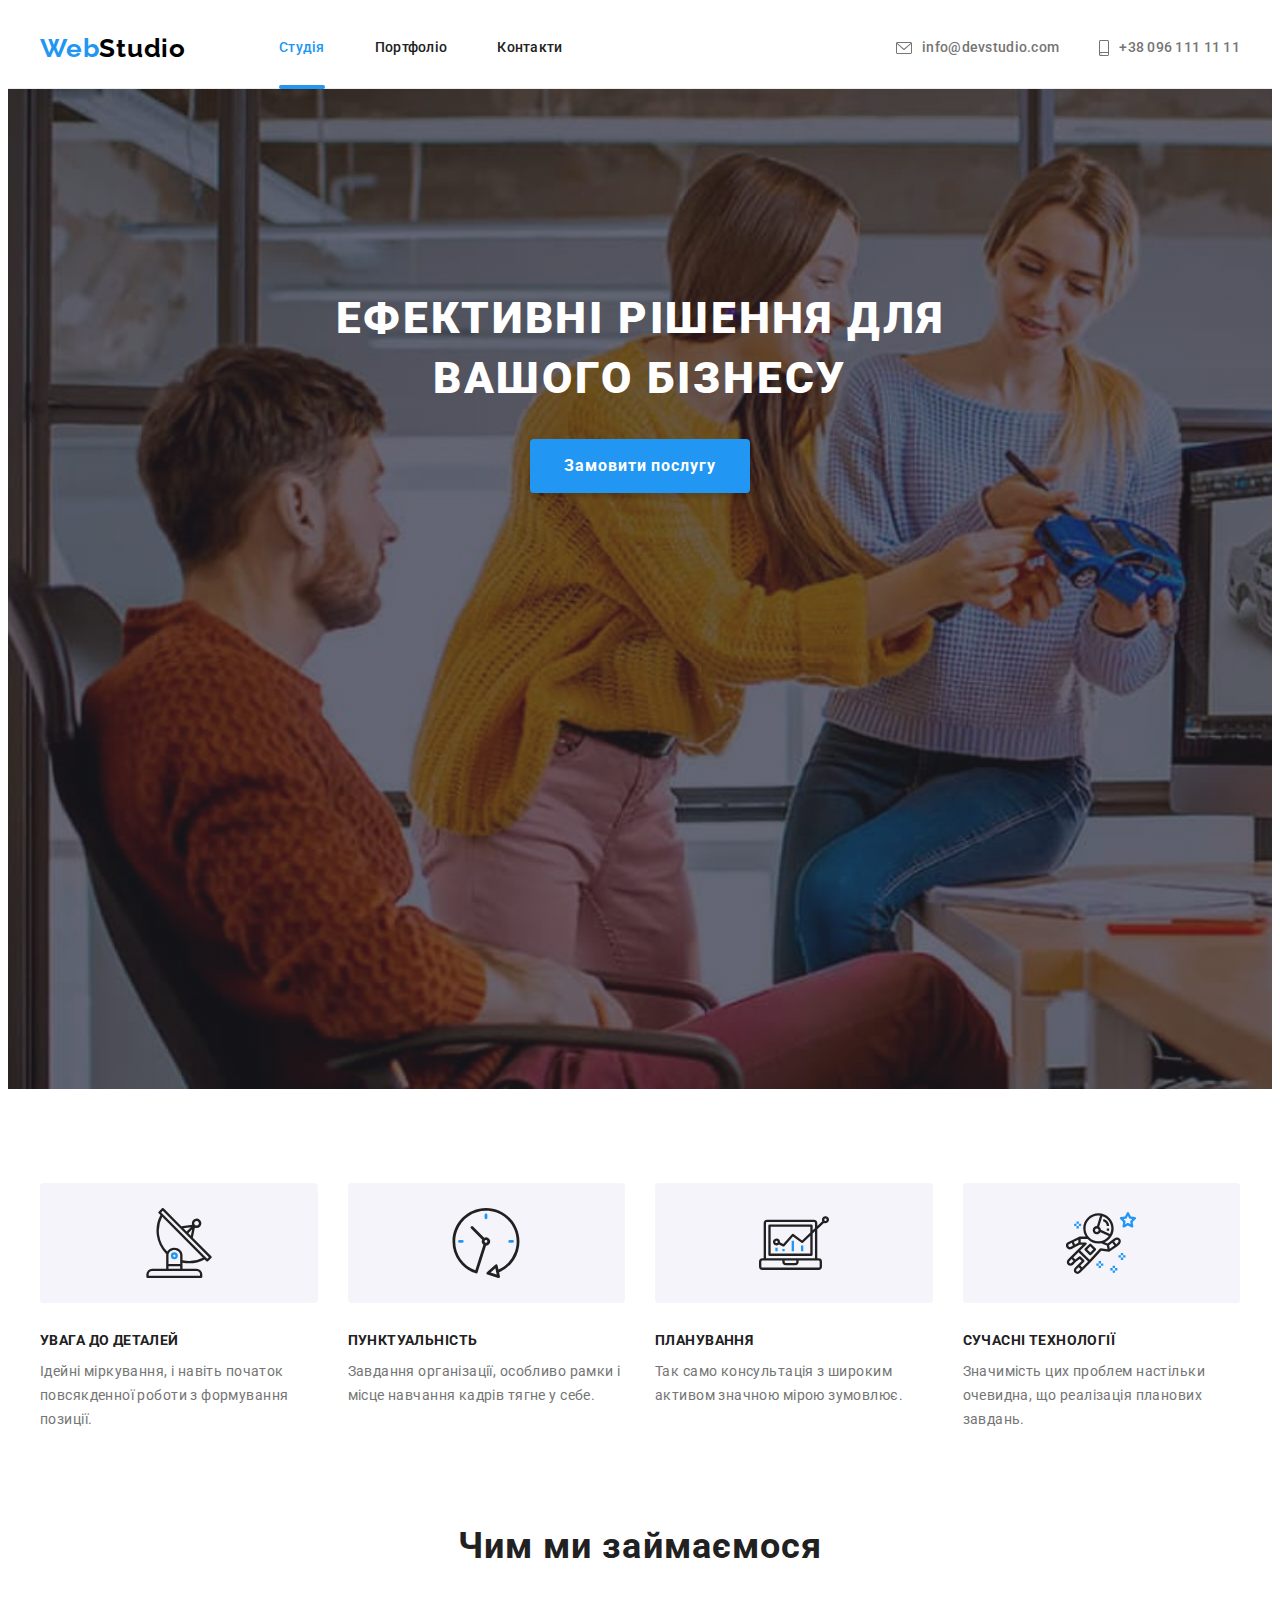
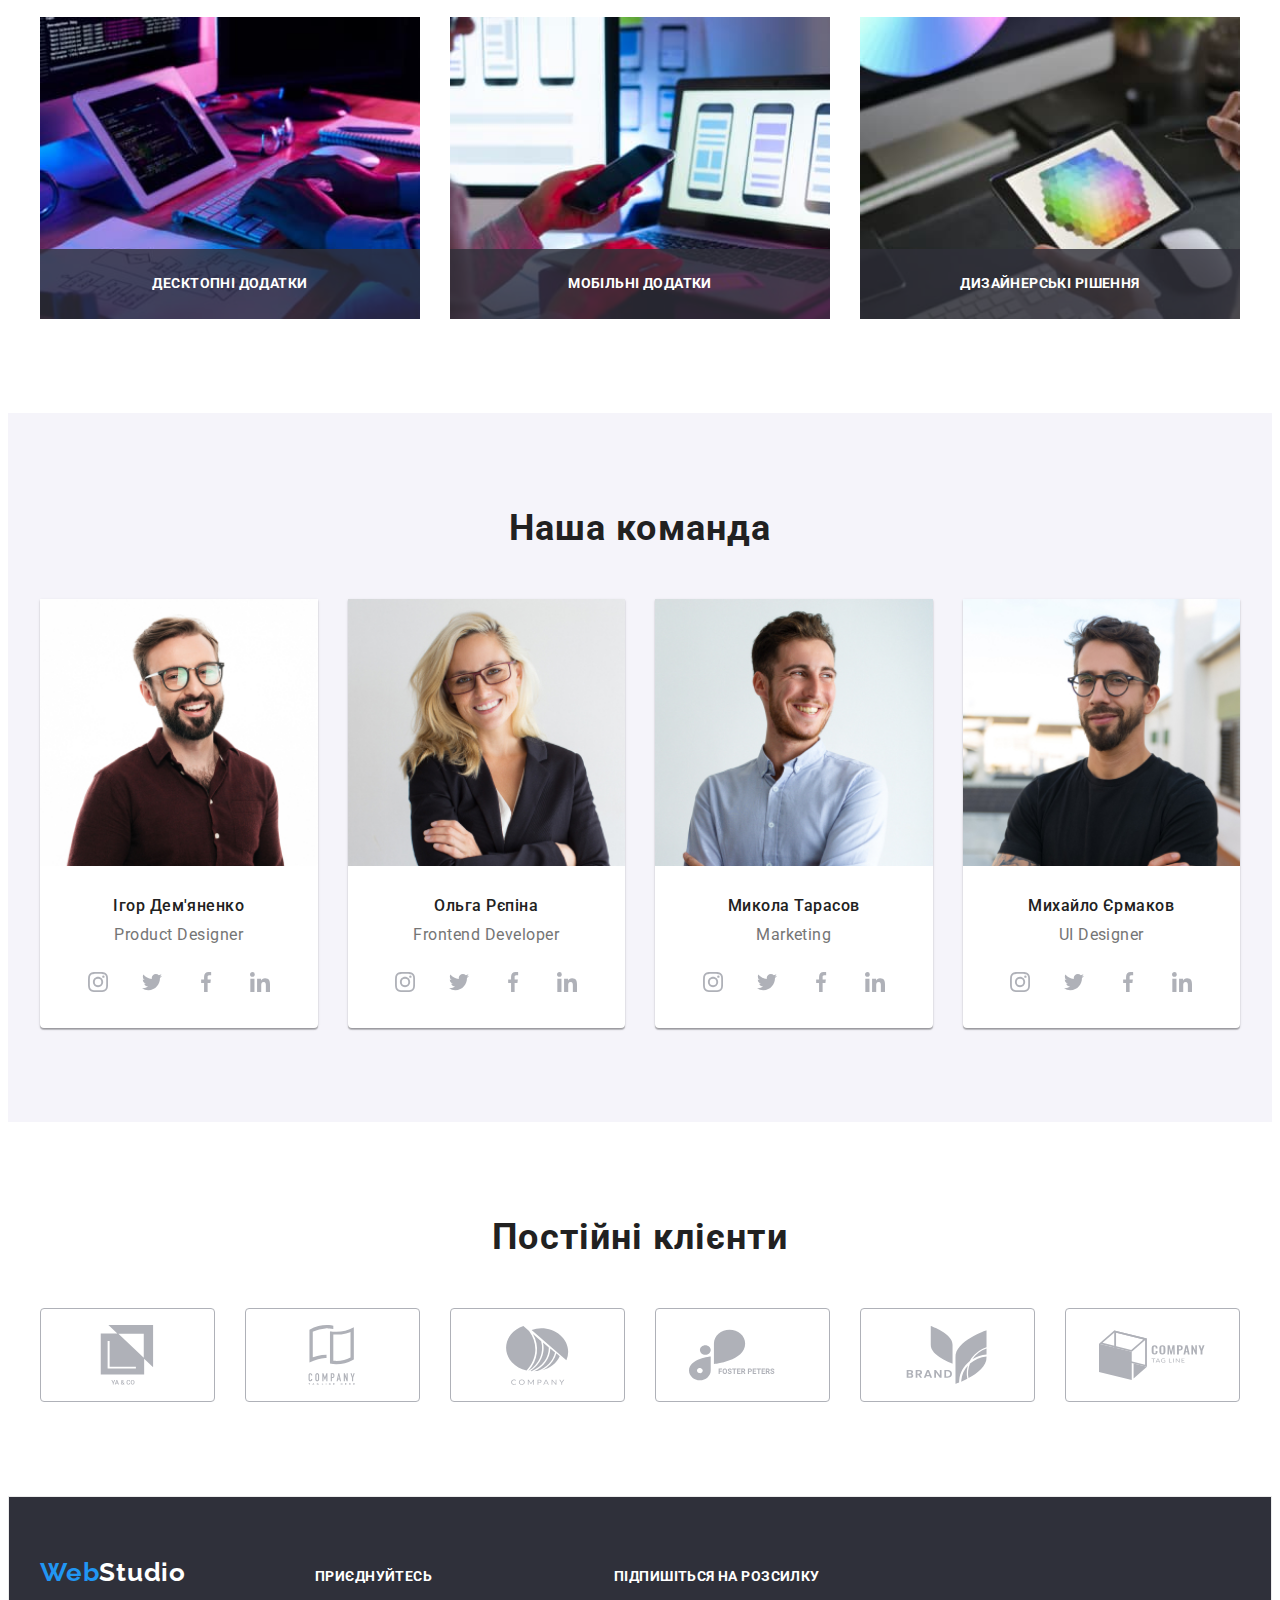
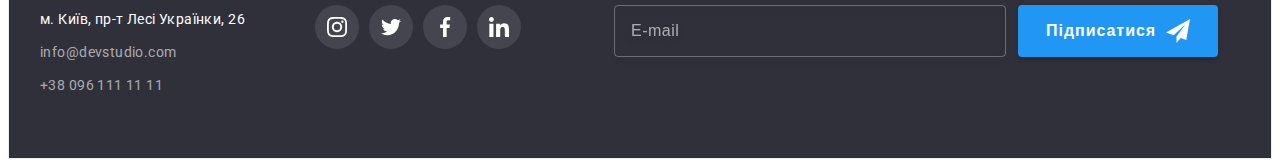
<file: index.html>
<!DOCTYPE html>
<html lang="uk">
  <head>
    <meta charset="UTF-8" />
    <meta http-equiv="X-UA-Compatible" content="IE=edge" />
    <meta name="viewport" content="width=device-width, initial-scale=1.0" />
    <title>Студія</title>
    <link rel="preconnect" href="https://fonts.googleapis.com" />
    <link rel="preconnect" href="https://fonts.gstatic.com" crossorigin />
    <link
      href="https://fonts.googleapis.com/css2?family=Raleway:wght@700&family=Roboto:wght@400;500;700;900&display=swap"
      rel="stylesheet"
    />
    <link
      rel="stylesheet"
      href="https://cdnjs.cloudflare.com/ajax/libs/modern-normalize/1.1.0/modern-normalize.min.css"
      integrity="sha512-wpPYUAdjBVSE4KJnH1VR1HeZfpl1ub8YT/NKx4PuQ5NmX2tKuGu6U/JRp5y+Y8XG2tV+wKQpNHVUX03MfMFn9Q=="
      crossorigin="anonymous"
      referrerpolicy="no-referrer"
    />
    <link rel="stylesheet" href="./css/main.min.css" />
  </head>

  <body>
    <!-- Хедер -->
    <header class="page-header">
      <div class="container">
        <nav class="navigation">
          <a href="./index.html" class="logo page-header__logo page-header__logo--right" lang="en"
            ><span class="logo-part">Web</span>Studio</a
          >
          <ul class="navigation-list">
            <li class="navigation-list__item">
              <a href="./index.html" class="navigation-list__link current">Студія</a>
            </li>
            <li class="navigation-list__item">
              <a href="./portfolio.html" class="navigation-list__link">Портфоліо</a>
            </li>
            <li class="navigation-list__item">
              <a href="" class="navigation-list__link">Контакти</a>
            </li>
          </ul>
        </nav>
        <ul class="contacts-list">
          <li class="contacts-list__item">
            <a href="mailto:info@devstudio.com" class="contacts-list__link"
              ><svg class="contacts-list__envelope">
                <use href="./img/icons.svg#envelope"></use>
              </svg>
              info@devstudio.com</a
            >
          </li>
          <li class="contacts-list__item">
            <a href="tel:+380961111111" class="contacts-list__link">
              <svg class="contacts-list__smartphone">
                <use href="./img/icons.svg#smartphone"></use>
              </svg>
              +38 096 111 11 11</a
            >
          </li>
        </ul>
        <button
          class="button-mobile js-open-menu"
          aria-expanded="false"
          aria-controls="mobile-menu"
        >
          <svg width="40" height="40" aria-label="Перемикач мобільного меню">
            <use href="./img/icons.svg#menu-open" class="button-mobile__open"></use>
          </svg>
        </button>
      </div>
    </header>
    <main>
      <!-- Герой -->
      <section class="section-main section">
        <div class="container">
          <h1 class="section-main__title">Ефективні рішення для вашого бізнесу</h1>
          <button data-modal-open type="button" class="section-main__button">
            Замовити послугу
          </button>
        </div>
      </section>

      <!-- Наші переваги -->
      <section class="section-advantage section">
        <div class="container">
          <h2 class="visually-hidden">Наші переваги</h2>
          <ul class="section-advantage__list">
            <li class="section-advantage__item">
              <div class="section-advantage__icon-container">
                <svg class="section-advantage__icon">
                  <use href="./img/icons.svg#antenna"></use>
                </svg>
              </div>
              <h3 class="section-advantage__title">Увага до деталей</h3>
              <p class="section-advantage__description">
                Ідейні міркування, і навіть початок повсякденної роботи з формування позиції.
              </p>
            </li>
            <li class="section-advantage__item">
              <div class="section-advantage__icon-container">
                <svg class="section-advantage__icon">
                  <use href="./img/icons.svg#clock"></use>
                </svg>
              </div>
              <h3 class="section-advantage__title">Пунктуальність</h3>
              <p class="section-advantage__description">
                Завдання організації, особливо рамки і місце навчання кадрів тягне у себе.
              </p>
            </li>
            <li class="section-advantage__item">
              <div class="section-advantage__icon-container">
                <svg class="section-advantage__icon">
                  <use href="./img/icons.svg#diagram"></use>
                </svg>
              </div>
              <h3 class="section-advantage__title">Планування</h3>
              <p class="section-advantage__description">
                Так само консультація з широким активом значною мірою зумовлює.
              </p>
            </li>
            <li class="section-advantage__item">
              <div class="section-advantage__icon-container">
                <svg class="section-advantage__icon">
                  <use href="./img/icons.svg#astronaut"></use>
                </svg>
              </div>
              <h3 class="section-advantage__title">Сучасні технології</h3>
              <p class="section-advantage__description">
                Значимість цих проблем настільки очевидна, що реалізація планових завдань.
              </p>
            </li>
          </ul>
        </div>
      </section>

      <!-- Чим ми займаємося -->
      <section class="section-samples section">
        <div class="container">
          <h2 class="section-samples__title">Чим ми займаємося</h2>
          <ul class="section-samples__list">
            <li class="section-samples__item">
              <img
                srcset="./img/what-we-do1.jpg 1x, ./img/what-we-do1@2x.jpg 2x"
                src="./img/what-we-do1.jpg"
                alt="Програмування"
                width="370"
                height="294"
              />
              <h3 class="section-samples__description">Десктопні додатки</h3>
            </li>
            <li class="section-samples__item">
              <img
                srcset="./img/what-we-do2.jpg 1x, ./img/what-we-do2@2x.jpg 2x"
                src="./img/what-we-do2.jpg"
                alt="Мобільний додаток"
                width="370"
                height="294"
              />
              <h3 class="section-samples__description">Мобільні додатки</h3>
            </li>
            <li class="section-samples__item">
              <img
                srcset="./img/what-we-do3.jpg 1x, ./img/what-we-do3@2x.jpg 2x"
                src="./img/what-we-do3.jpg"
                alt="Веб Дизайн"
                width="370"
                height="294"
              />
              <h3 class="section-samples__description">Дизайнерські рішення</h3>
            </li>
          </ul>
        </div>
      </section>

      <!-- Наша команда -->
      <section class="section-team section">
        <div class="container">
          <h2 class="section-team__title">Наша команда</h2>
          <ul class="section-team__list">
            <li class="section-team__item">
              <picture>
                <source
                  srcset="./img/mobile-igor.jpg 1x, ./img/mobile-igor@2x.jpg 2x"
                  media="(max-width: 767px)"
                />
                <source
                  srcset="./img/igor.jpg 1x, ./img/igor@2x.jpg 2x"
                  media="(min-width: 1200px)"
                />
                <source
                  srcset="./img/tablet-igor.jpg 1x, ./img/tablet-igor@2x.jpg 2x"
                  media="(min-width: 768px)"
                />
                <img src="./img/igor.jpg" alt="Чоловік" />
              </picture>
              <div class="section-team__item--padding">
                <h3 class="section-team__member">Ігор Дем'яненко</h3>
                <p lang="en" class="section-team__position">Product Designer</p>
              </div>
              <ul class="social-list">
                <li>
                  <a href="" class="social-list__link">
                    <svg class="social-list__icon" width="20" height="20">
                      <use href="./img/icons.svg#instagram"></use>
                    </svg>
                  </a>
                </li>
                <li>
                  <a href="" class="social-list__link">
                    <svg class="social-list__icon" width="20" height="20">
                      <use href="./img/icons.svg#twitter"></use>
                    </svg>
                  </a>
                </li>
                <li>
                  <a href="" class="social-list__link">
                    <svg class="social-list__icon" width="20" height="20">
                      <use href="./img/icons.svg#facebook"></use>
                    </svg>
                  </a>
                </li>
                <li>
                  <a href="" class="social-list__link">
                    <svg class="social-list__icon" width="20" height="20">
                      <use href="./img/icons.svg#linkedin"></use>
                    </svg>
                  </a>
                </li>
              </ul>
            </li>
            <li class="section-team__item">
              <picture>
                <source
                  srcset="./img/mobile-olga.jpg 1x, ./img/mobile-olga@2x.jpg 2x"
                  media="(max-width: 767px)"
                />
                <source
                  srcset="./img/olga.jpg 1x, ./img/olga@2x.jpg 2x"
                  media="(min-width: 1200px)"
                />
                <source
                  srcset="./img/tablet-olga.jpg 1x, ./img/tablet-olga@2x.jpg 2x"
                  media="(min-width: 768px)"
                />
                <img src="./img/olga.jpg" alt="Жінка" />
              </picture>
              <div class="section-team__item--padding">
                <h3 class="section-team__member">Ольга Рєпіна</h3>
                <p lang="en" class="section-team__position">Frontend Developer</p>
              </div>
              <ul class="social-list">
                <li>
                  <a href="" class="social-list__link">
                    <svg class="social-list__icon" width="20" height="20">
                      <use href="./img/icons.svg#instagram"></use>
                    </svg>
                  </a>
                </li>
                <li>
                  <a href="" class="social-list__link">
                    <svg class="social-list__icon" width="20" height="20">
                      <use href="./img/icons.svg#twitter"></use>
                    </svg>
                  </a>
                </li>
                <li>
                  <a href="" class="social-list__link">
                    <svg class="social-list__icon" width="20" height="20">
                      <use href="./img/icons.svg#facebook"></use>
                    </svg>
                  </a>
                </li>
                <li>
                  <a href="" class="social-list__link">
                    <svg class="social-list__icon" width="20" height="20">
                      <use href="./img/icons.svg#linkedin"></use>
                    </svg>
                  </a>
                </li>
              </ul>
            </li>
            <li class="section-team__item">
              <picture>
                <source
                  srcset="./img/mobile-mykola.jpg 1x, ./img/mobile-mykola@2x.jpg 2x"
                  media="(max-width: 767px)"
                />
                <source
                  srcset="./img/mykola.jpg 1x, ./img/mykola@2x.jpg 2x"
                  media="(min-width: 1200px)"
                />
                <source
                  srcset="./img/tablet-mykola.jpg 1x, ./img/tablet-mykola@2x.jpg 2x"
                  media="(min-width: 768px)"
                />
                <img src="./img/mykola.jpg" alt="Чоловік" />
              </picture>
              <div class="section-team__item--padding">
                <h3 class="section-team__member">Микола Тарасов</h3>
                <p lang="en" class="section-team__position">Marketing</p>
              </div>
              <ul class="social-list">
                <li>
                  <a href="" class="social-list__link">
                    <svg class="social-list__icon" width="20" height="20">
                      <use href="./img/icons.svg#instagram"></use>
                    </svg>
                  </a>
                </li>
                <li>
                  <a href="" class="social-list__link">
                    <svg class="social-list__icon" width="20" height="20">
                      <use href="./img/icons.svg#twitter"></use>
                    </svg>
                  </a>
                </li>
                <li>
                  <a href="" class="social-list__link">
                    <svg class="social-list__icon" width="20" height="20">
                      <use href="./img/icons.svg#facebook"></use>
                    </svg>
                  </a>
                </li>
                <li>
                  <a href="" class="social-list__link">
                    <svg class="social-list__icon" width="20" height="20">
                      <use href="./img/icons.svg#linkedin"></use>
                    </svg>
                  </a>
                </li>
              </ul>
            </li>
            <li class="section-team__item">
              <picture>
                <source
                  srcset="./img/mobile-mikhaylo.jpg 1x, ./img/mobile-mikhaylo@2x.jpg 2x"
                  media="(max-width: 767px)"
                />
                <source
                  srcset="./img/mikhaylo.jpg 1x, ./img/mikhaylo@2x.jpg 2x"
                  media="(min-width: 1200px)"
                />
                <source
                  srcset="./img/tablet-mikhaylo.jpg 1x, ./img/tablet-mikhaylo@2x.jpg 2x"
                  media="(min-width: 768px)"
                />
                <img src="./img/mikhaylo.jpg" alt="Чоловік" />
              </picture>
              <div class="section-team__item--padding">
                <h3 class="section-team__member">Михайло Єрмаков</h3>
                <p lang="en" class="section-team__position">UI Designer</p>
              </div>
              <ul class="social-list">
                <li>
                  <a href="" class="social-list__link">
                    <svg class="social-list__icon" width="20" height="20">
                      <use href="./img/icons.svg#instagram"></use>
                    </svg>
                  </a>
                </li>
                <li>
                  <a href="" class="social-list__link">
                    <svg class="social-list__icon" width="20" height="20">
                      <use href="./img/icons.svg#twitter"></use>
                    </svg>
                  </a>
                </li>
                <li>
                  <a href="" class="social-list__link">
                    <svg class="social-list__icon" width="20" height="20">
                      <use href="./img/icons.svg#facebook"></use>
                    </svg>
                  </a>
                </li>
                <li>
                  <a href="" class="social-list__link">
                    <svg class="social-list__icon" width="20" height="20">
                      <use href="./img/icons.svg#linkedin"></use>
                    </svg>
                  </a>
                </li>
              </ul>
            </li>
          </ul>
        </div>
      </section>

      <!-- Постійні клієнти -->
      <section class="section-client section">
        <div class="container">
          <h2 class="section-client__title">Постійні клієнти</h2>
          <ul class="section-client__list">
            <li class="section-client__item">
              <a href="" class="section-client__link">
                <svg class="section-client__icon" width="106" height="60">
                  <use href="./img/icons.svg#client-1"></use>
                </svg>
              </a>
            </li>
            <li class="section-client__item">
              <a href="" class="section-client__link">
                <svg class="section-client__icon" width="106" height="60">
                  <use href="./img/icons.svg#client-2"></use>
                </svg>
              </a>
            </li>
            <li class="section-client__item">
              <a href="" class="section-client__link">
                <svg class="section-client__icon" width="106" height="60">
                  <use href="./img/icons.svg#client-3"></use>
                </svg>
              </a>
            </li>
            <li class="section-client__item">
              <a href="" class="section-client__link">
                <svg class="section-client__icon" width="106" height="60">
                  <use href="./img/icons.svg#client-4"></use>
                </svg>
              </a>
            </li>
            <li class="section-client__item">
              <a href="" class="section-client__link">
                <svg class="section-client__icon" width="106" height="60">
                  <use href="./img/icons.svg#client-5"></use>
                </svg>
              </a>
            </li>
            <li class="section-client__item">
              <a href="" class="section-client__link">
                <svg class="section-client__icon" width="106" height="60">
                  <use href="./img/icons.svg#client-6"></use>
                </svg>
              </a>
            </li>
          </ul>
        </div>
      </section>
    </main>

    <!-- Футер -->
    <footer class="page-footer">
      <div class="container">
        <div class="page-footer--flex">
          <div class="footer-tablet__flex">
            <div>
              <a
                href="./index.html"
                class="logo page-footer__logo page-footer__logo--bottom"
                lang="en"
                ><span class="logo-part">Web</span>Studio</a
              >
              <address>
                <ul class="page-footer__list">
                  <li class="page-footer__item page-footer__item--margin">
                    <a
                      href="https://goo.gl/maps/CPtrU1FHBa2aNyZL9"
                      target="_blank"
                      rel="noopener noreferrer nofollow"
                      class="page-footer__address"
                      >м. Київ, пр-т Лесі Українки, 26</a
                    >
                  </li>
                  <li class="page-footer__item page-footer__item--margin">
                    <a href="mailto:info@devstudio.com" class="page-footer__contacts"
                      >info@devstudio.com</a
                    >
                  </li>
                  <li class="page-footer__item page-footer__item--margin">
                    <a href="tel:+380961111111" class="page-footer__contacts">+38 096 111 11 11</a>
                  </li>
                </ul>
              </address>
            </div>
            <div class="join join--margin">
              <h2 class="join__title join__title--bottom">приєднуйтесь</h2>
              <ul class="join__list">
                <li class="join__item">
                  <a href="" class="join__link">
                    <svg width="20" height="20" class="join__icon">
                      <use href="./img/icons.svg#instagram"></use>
                    </svg>
                  </a>
                </li>
                <li class="join__item">
                  <a href="" class="join__link">
                    <svg width="20" height="20" class="join__icon">
                      <use href="./img/icons.svg#twitter"></use>
                    </svg>
                  </a>
                </li>
                <li class="join__item">
                  <a href="" class="join__link">
                    <svg width="20" height="20" class="join__icon">
                      <use href="./img/icons.svg#facebook"></use>
                    </svg>
                  </a>
                </li>
                <li class="join__item">
                  <a href="" class="join__link">
                    <svg width="20" height="20" class="join__icon">
                      <use href="./img/icons.svg#linkedin"></use>
                    </svg>
                  </a>
                </li>
              </ul>
            </div>
          </div>
          <div class="subscribe">
            <h2 class="subscribe__title subscribe__title--bottom">Підпишіться на розсилку</h2>
            <form class="subscribe__form">
              <input
                type="email"
                name="subscribe"
                id="subscribe"
                placeholder="E-mail"
                class="subscribe__input subscribe__input--right"
              />
              <button type="submit" class="subscribe-button">
                Підписатися
                <svg width="24" height="24" class="subscribe-button__icon--margin">
                  <use href="./img/icons.svg#icon-send"></use>
                </svg>
              </button>
            </form>
          </div>
        </div>
      </div>
    </footer>

    <!-- Мобільне меню -->
    <div class="menu-container js-menu-container" id="mobile-menu">
      <div class="container">
        <button class="button-mobile js-close-menu">
          <svg width="40" height="40" aria-label="Перемикач мобільного меню">
            <use href="./img/icons.svg#menu-close" class="c"></use>
          </svg>
        </button>
        <ul class="mobile-navigation">
          <li class="mobile-navigation__item">
            <a href="./index.html" class="mobile-navigation__link mobile-navigation__link--active"
              >Студія</a
            >
          </li>
          <li class="mobile-navigation__item">
            <a href="./portfolio.html" class="mobile-navigation__link">Портфоліо</a>
          </li>
          <li class="mobile-navigation__item">
            <a href="" class="mobile-navigation__link">Контакти</a>
          </li>
        </ul>

        <ul class="mobile-contact">
          <li class="mobile-contact__item">
            <a href="tel:+380961111111" class="mobile-contact__link-phone"> +38 096 111 11 11</a>
          </li>
          <li class="mobile-contact__item">
            <a href="mailto:info@devstudio.com" class="mobile-contact__link-mail">
              info@devstudio.com</a
            >
          </li>
        </ul>

        <ul class="mobile-social">
          <li class="mobile-social__item">
            <a href="./#" class="mobile-social__link">Instagram</a>
          </li>
          <li class="mobile-social__item">
            <a href="./#" class="mobile-social__link">Twitter</a>
          </li>
          <li class="mobile-social__item">
            <a href="./#" class="mobile-social__link">Facebook</a>
          </li>
          <li class="mobile-social__item">
            <a href="./#" class="mobile-social__link">LinkedIn</a>
          </li>
        </ul>
      </div>
    </div>

    <!--Модальне вікно  -->
    <div class="backdrop is-hidden" data-modal>
      <div class="modal">
        <h2 class="modal__title">Залиште свої дані, ми вам передзвонимо</h2>
        <form>
          <div class="form-field">
            <label for="name" class="form-field__label">Ім'я</label>
            <div class="form-field__thumb">
              <input type="text" name="name" id="name" class="form-field__input" />
              <svg width="18" height="18" class="form-field__icon">
                <use href="./img/icons.svg#person-modal"></use>
              </svg>
            </div>
          </div>

          <div class="form-field">
            <label for="tel" class="form-field__label">Телефон</label>
            <div class="form-field__thumb">
              <input type="tel" name="tel" id="tel" class="form-field__input" />
              <svg width="18" height="18" class="form-field__icon">
                <use href="./img/icons.svg#phone-modal"></use>
              </svg>
            </div>
          </div>

          <div class="form-field">
            <label for="mail" class="form-field__label">Пошта</label>
            <div class="form-field__thumb">
              <input type="email" name="mail" id="mail" class="form-field__input" />
              <svg width="18" height="18" class="form-field__icon">
                <use href="./img/icons.svg#email-modal"></use>
              </svg>
            </div>
          </div>

          <div class="form-field">
            <label for="comment" class="form-field__label">Коментар</label>
            <textarea
              name="comment"
              id="comment"
              rows="7"
              placeholder="Введіть текст"
              class="form-field__textarea"
            ></textarea>
          </div>

          <div class="policy">
            <label class="policy__label">
              <input type="checkbox" name="policy" class="policy__checkbox visually-hidden" />
              <span
                >Погоджуюся з розсилкою та приймаю
                <a href="" class="policy__link">Умови договору</a></span
              >
              <svg width="16" height="15" class="policy__icon">
                <use href="./img/icons.svg#icon-check"></use></svg
            ></label>
          </div>

          <div class="form-field__container">
            <button type="submit" class="form-field__button">Відправити</button>
          </div>
        </form>
        <button data-modal-close class="modal__button">
          <svg width="30" height="30">
            <use href="./img/icons.svg#close"></use>
          </svg>
        </button>
      </div>
    </div>

    <!-- Java Script -->
    <script defer src="js/mobile-menu.js"></script>
    <script src="./js/modal.js"></script>
  </body>
</html>
</file>
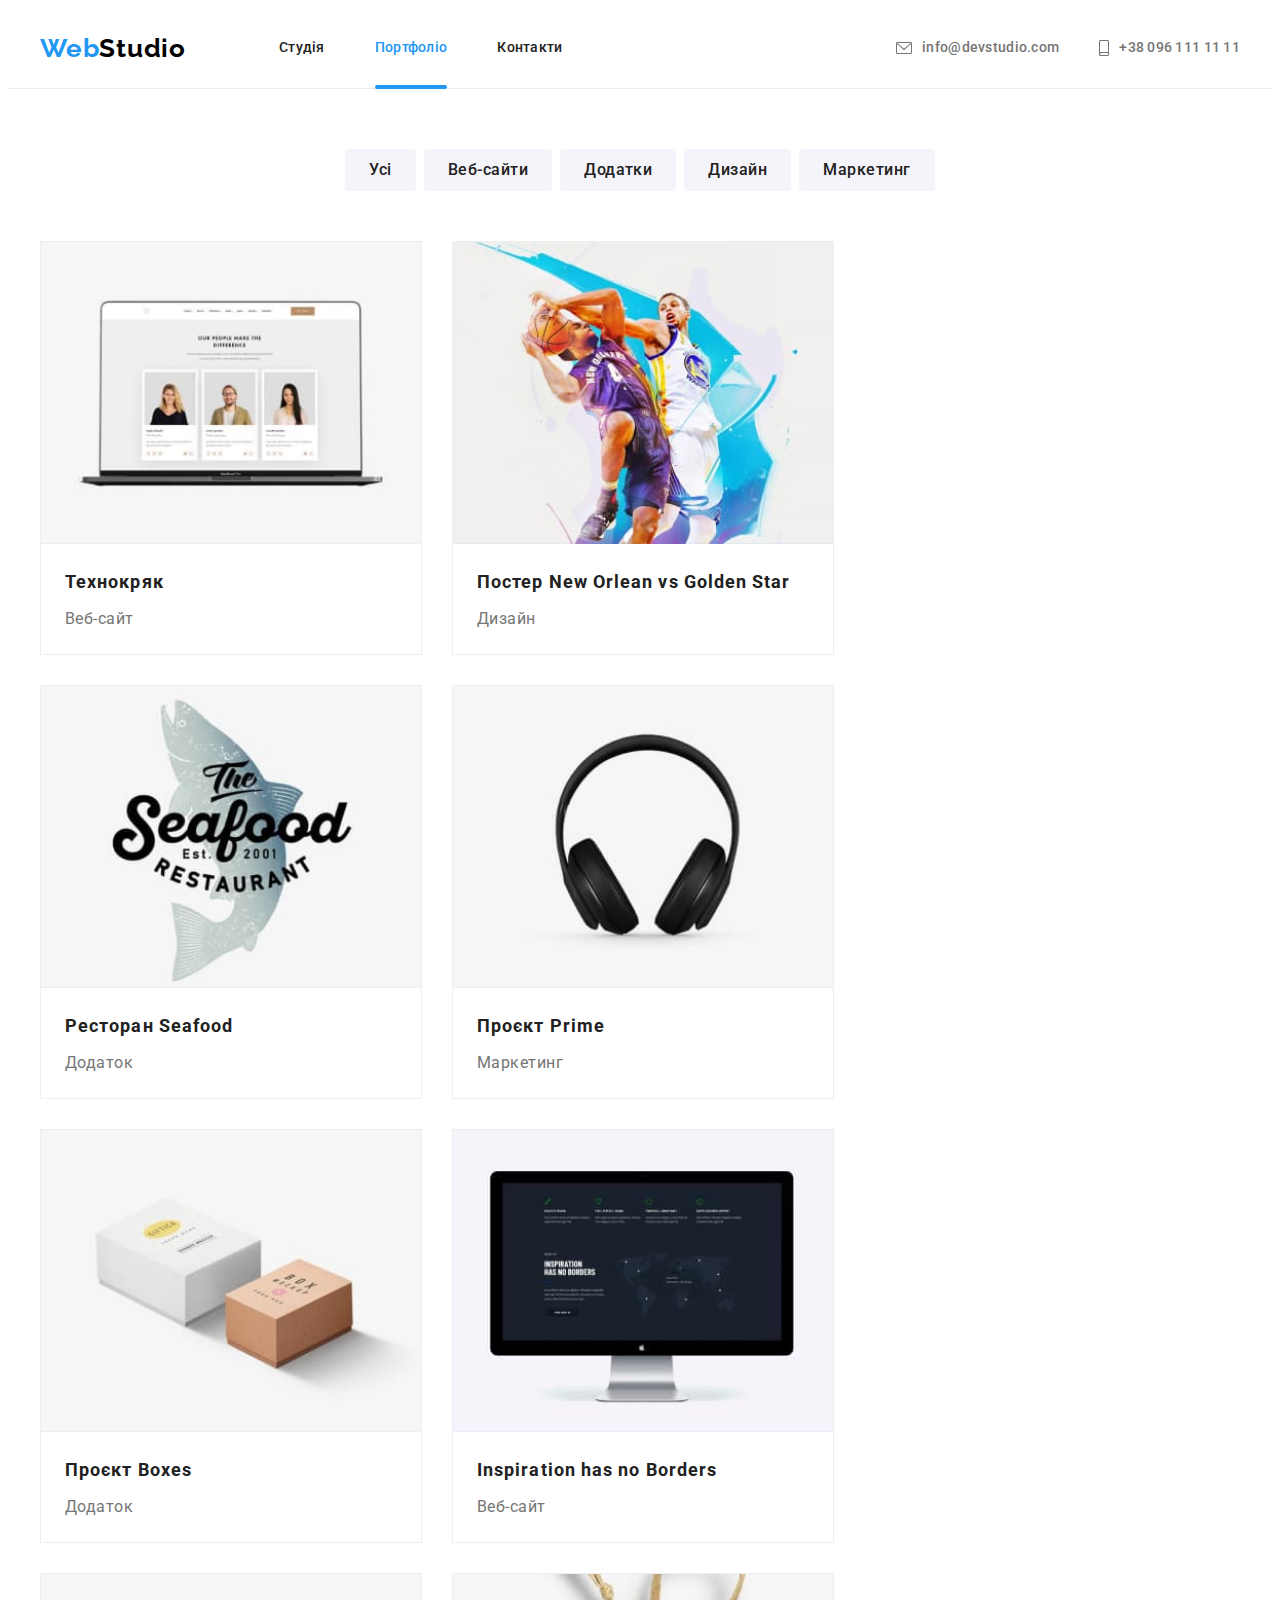
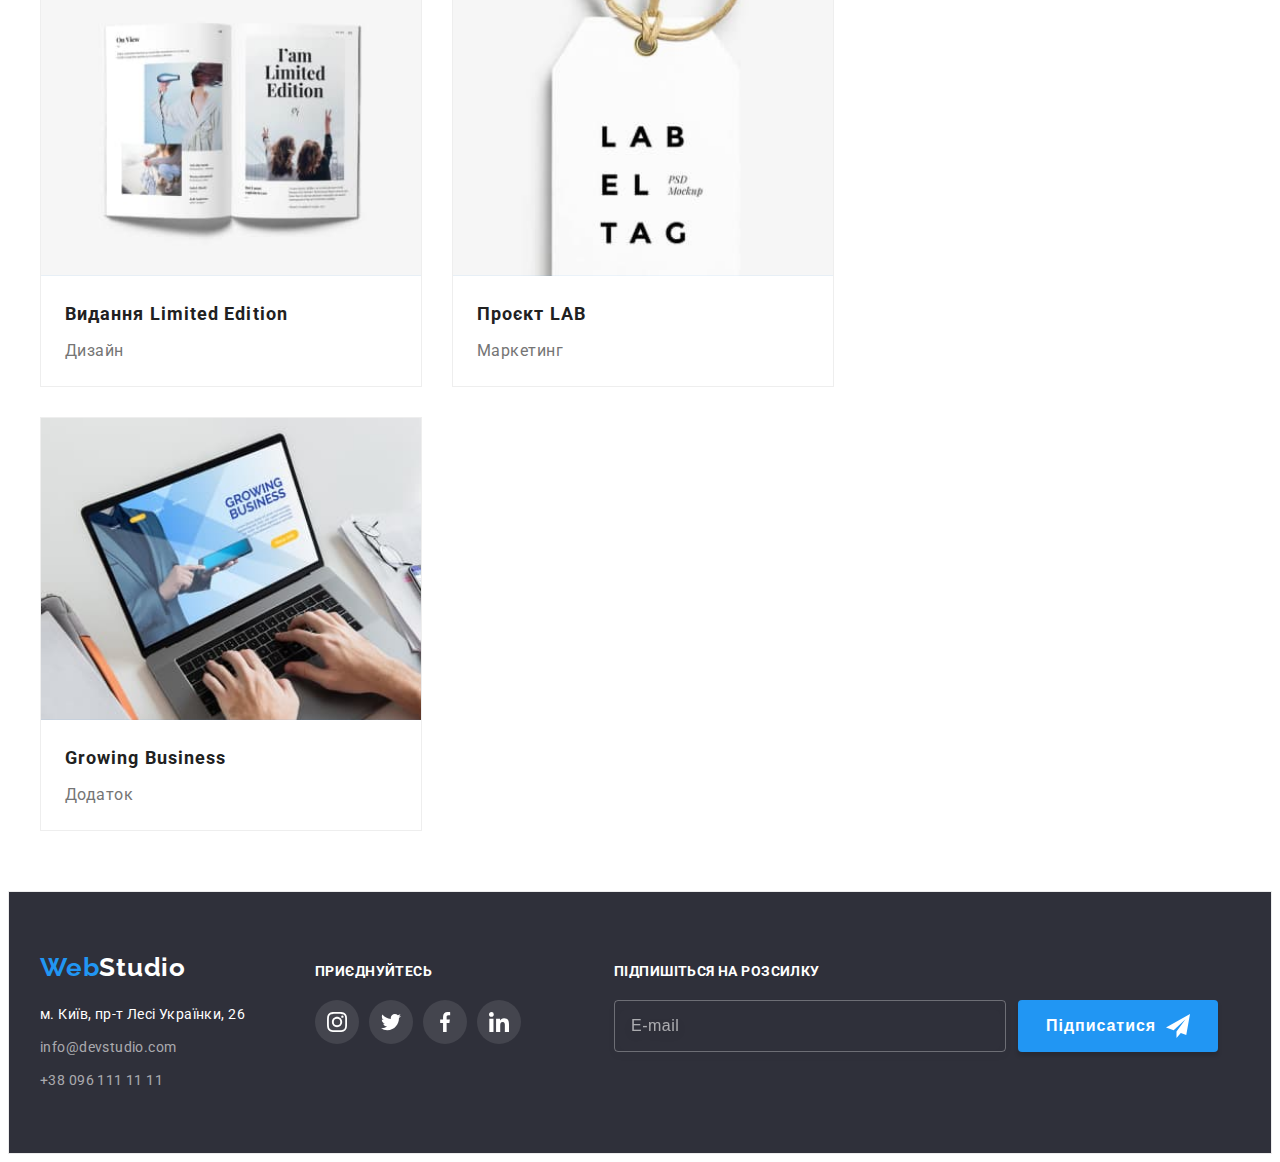
<file: portfolio.html>
<!DOCTYPE html>
<html lang="uk">
  <head>
    <meta charset="UTF-8" />
    <meta http-equiv="X-UA-Compatible" content="IE=edge" />
    <meta name="viewport" content="width=device-width, initial-scale=1.0" />
    <title>Студія</title>
    <link rel="preconnect" href="https://fonts.googleapis.com" />
    <link rel="preconnect" href="https://fonts.gstatic.com" crossorigin />
    <link
      href="https://fonts.googleapis.com/css2?family=Raleway:wght@700&family=Roboto:wght@400;500;700;900&display=swap"
      rel="stylesheet"
    />
    <link
      rel="stylesheet"
      href="https://cdnjs.cloudflare.com/ajax/libs/modern-normalize/1.1.0/modern-normalize.min.css"
      integrity="sha512-wpPYUAdjBVSE4KJnH1VR1HeZfpl1ub8YT/NKx4PuQ5NmX2tKuGu6U/JRp5y+Y8XG2tV+wKQpNHVUX03MfMFn9Q=="
      crossorigin="anonymous"
      referrerpolicy="no-referrer"
    />
    <link rel="stylesheet" href="./css/main.min.css" />
  </head>
  <body>
    <!-- Хедер -->
    <header class="page-header">
      <div class="container">
        <nav class="navigation">
          <a href="./index.html" class="logo page-header__logo page-header__logo--right" lang="en"
            ><span class="logo-part">Web</span>Studio</a
          >
          <ul class="navigation-list">
            <li class="navigation-list__item">
              <a href="./index.html" class="navigation-list__link">Студія</a>
            </li>
            <li class="navigation-list__item">
              <a href="./portfolio.html" class="navigation-list__link current">Портфоліо</a>
            </li>
            <li class="navigation-list__item">
              <a href="" class="navigation-list__link">Контакти</a>
            </li>
          </ul>
        </nav>
        <ul class="contacts-list">
          <li class="contacts-list__item">
            <a href="mailto:info@devstudio.com" class="contacts-list__link"
              ><svg class="contacts-list__envelope">
                <use href="./img/icons.svg#envelope"></use>
              </svg>
              info@devstudio.com</a
            >
          </li>
          <li class="contacts-list__item">
            <a href="tel:+380961111111" class="contacts-list__link">
              <svg class="contacts-list__smartphone">
                <use href="./img/icons.svg#smartphone"></use>
              </svg>
              +38 096 111 11 11</a
            >
          </li>
        </ul>
      </div>
    </header>
    <main>
      <!-- Фільтр -->
      <section class="section-filter section">
        <div class="container">
          <h1 class="visually-hidden">Перелік виконаних робіт</h1>
          <ul class="section-filter__list">
            <li class="section-filter__item">
              <button type="button" class="section-filter__button">Усі</button>
            </li>
            <li class="section-filter__item">
              <button type="button" class="section-filter__button">Веб-сайти</button>
            </li>
            <li class="section-filter__item">
              <button type="button" class="section-filter__button">Додатки</button>
            </li>
            <li class="section-filter__item">
              <button type="button" class="section-filter__button">Дизайн</button>
            </li>
            <li class="section-filter__item">
              <button type="button" class="section-filter__button">Маркетинг</button>
            </li>
          </ul>

          <!-- Список робіт -->
          <ul class="project-list">
            <li class="project-list__item">
              <a href="" class="project-list__link">
                <div class="project-list__thumb">
                  <img src="./img/portfolio1.jpg" alt="Веб-сайт" width="370" height="294" />
                  <div class="overlay">
                    <p class="overlay__text">
                      Ресурс пропонує комплексні пропозиції з різним рівнем функціоналу та сервісів.
                      Все це дозволить відвідувачу отримати вичерпні відомості про компанію чи
                      приватну особу.
                    </p>
                  </div>
                </div>
                <div class="project-list--padding">
                  <h2 class="project-list__title">Технокряк</h2>
                  <p class="project-list__description">Веб-сайт</p>
                </div>
              </a>
            </li>
            <li class="project-list__item">
              <a href="" class="project-list__link">
                <div class="project-list__thumb">
                  <img src="./img/portfolio2.jpg" alt="Дизайн" width="370" height="294" />
                  <div class="overlay">
                    <p class="overlay__text">
                      Ресурс пропонує комплексні пропозиції з різним рівнем функціоналу та сервісів.
                      Все це дозволить відвідувачу отримати вичерпні відомості про компанію чи
                      приватну особу.
                    </p>
                  </div>
                </div>
                <div class="project-list--padding">
                  <h2 class="project-list__title">Постер New Orlean vs Golden Star</h2>
                  <p class="project-list__description">Дизайн</p>
                </div>
              </a>
            </li>
            <li class="project-list__item">
              <a href="" class="project-list__link">
                <div class="project-list__thumb">
                  <img src="./img/portfolio3.jpg" alt="Додаток" width="370" height="294" />
                  <div class="overlay">
                    <p class="overlay__text">
                      Ресурс пропонує комплексні пропозиції з різним рівнем функціоналу та сервісів.
                      Все це дозволить відвідувачу отримати вичерпні відомості про компанію чи
                      приватну особу.
                    </p>
                  </div>
                </div>
                <div class="project-list--padding">
                  <h2 class="project-list__title">Ресторан Seafood</h2>
                  <p class="project-list__description">Додаток</p>
                </div>
              </a>
            </li>
            <li class="project-list__item">
              <a href="" class="project-list__link">
                <div class="project-list__thumb">
                  <img src="./img/portfolio4.jpg" alt="Маркетинг" width="370" height="294" />
                  <div class="overlay">
                    <p class="overlay__text">
                      Ресурс пропонує комплексні пропозиції з різним рівнем функціоналу та сервісів.
                      Все це дозволить відвідувачу отримати вичерпні відомості про компанію чи
                      приватну особу.
                    </p>
                  </div>
                </div>
                <div class="project-list--padding">
                  <h2 class="project-list__title">Проєкт Prime</h2>
                  <p class="project-list__description">Маркетинг</p>
                </div>
              </a>
            </li>
            <li class="project-list__item">
              <a href="" class="project-list__link">
                <div class="project-list__thumb">
                  <img src="./img/portfolio5.jpg" alt="Додаток" width="370" height="294" />
                  <div class="overlay">
                    <p class="overlay__text">
                      Ресурс пропонує комплексні пропозиції з різним рівнем функціоналу та сервісів.
                      Все це дозволить відвідувачу отримати вичерпні відомості про компанію чи
                      приватну особу.
                    </p>
                  </div>
                </div>
                <div class="project-list--padding">
                  <h2 class="project-list__title">Проєкт Boxes</h2>
                  <p class="project-list__description">Додаток</p>
                </div>
              </a>
            </li>
            <li class="project-list__item">
              <a href="" class="project-list__link">
                <div class="project-list__thumb">
                  <img src="./img/portfolio6.jpg" alt="Веб-сайт" width="370" height="294" />
                  <div class="overlay">
                    <p class="overlay__text">
                      Ресурс пропонує комплексні пропозиції з різним рівнем функціоналу та сервісів.
                      Все це дозволить відвідувачу отримати вичерпні відомості про компанію чи
                      приватну особу.
                    </p>
                  </div>
                </div>
                <div class="project-list--padding">
                  <h2 class="project-list__title">Inspiration has no Borders</h2>
                  <p class="project-list__description">Веб-сайт</p>
                </div>
              </a>
            </li>
            <li class="project-list__item">
              <a href="" class="project-list__link">
                <div class="project-list__thumb">
                  <img src="./img/portfolio7.jpg" alt="Дизайн" width="370" height="294" />
                  <div class="overlay">
                    <p class="overlay__text">
                      Ресурс пропонує комплексні пропозиції з різним рівнем функціоналу та сервісів.
                      Все це дозволить відвідувачу отримати вичерпні відомості про компанію чи
                      приватну особу.
                    </p>
                  </div>
                </div>
                <div class="project-list--padding">
                  <h2 class="project-list__title">Видання Limited Edition</h2>
                  <p class="project-list__description">Дизайн</p>
                </div>
              </a>
            </li>
            <li class="project-list__item">
              <a href="" class="project-list__link">
                <div class="project-list__thumb">
                  <img src="./img/portfolio8.jpg" alt="Маркетинг" width="370" height="294" />
                  <div class="overlay">
                    <p class="overlay__text">
                      Ресурс пропонує комплексні пропозиції з різним рівнем функціоналу та сервісів.
                      Все це дозволить відвідувачу отримати вичерпні відомості про компанію чи
                      приватну особу.
                    </p>
                  </div>
                </div>
                <div class="project-list--padding">
                  <h2 class="project-list__title">Проєкт LAB</h2>
                  <p class="project-list__description">Маркетинг</p>
                </div>
              </a>
            </li>
            <li class="project-list__item">
              <a href="" class="project-list__link">
                <div class="project-list__thumb">
                  <img src="./img/portfolio9.jpg" alt="Додаток" width="370" height="294" />
                  <div class="overlay">
                    <p class="overlay__text">
                      Ресурс пропонує комплексні пропозиції з різним рівнем функціоналу та сервісів.
                      Все це дозволить відвідувачу отримати вичерпні відомості про компанію чи
                      приватну особу.
                    </p>
                  </div>
                </div>
                <div class="project-list--padding">
                  <h2 class="project-list__title">Growing Business</h2>
                  <p class="project-list__description">Додаток</p>
                </div>
              </a>
            </li>
          </ul>
        </div>
      </section>
    </main>

    <!-- Футер -->
    <footer class="page-footer">
      <div class="container">
        <div class="page-footer--flex">
          <div>
            <a
              href="./index.html"
              class="logo page-footer__logo page-footer__logo--bottom"
              lang="en"
              ><span class="logo-part">Web</span>Studio</a
            >
            <address>
              <ul class="page-footer__list">
                <li class="page-footer__item--margin">
                  <a
                    href="https://goo.gl/maps/CPtrU1FHBa2aNyZL9"
                    target="_blank"
                    rel="noopener noreferrer nofollow"
                    class="page-footer__address"
                    >м. Київ, пр-т Лесі Українки, 26</a
                  >
                </li>
                <li class="page-footer__item--margin">
                  <a href="mailto:info@devstudio.com" class="page-footer__contacts"
                    >info@devstudio.com</a
                  >
                </li>
                <li class="page-footer__item--margin">
                  <a href="tel:+380961111111" class="page-footer__contacts">+38 096 111 11 11</a>
                </li>
              </ul>
            </address>
          </div>
          <div class="join join--margin">
            <h2 class="join__title join__title--bottom">приєднуйтесь</h2>
            <ul class="join__list">
              <li class="join__item">
                <a href="" class="join__link">
                  <svg width="20" height="20" class="join__icon">
                    <use href="./img/icons.svg#instagram"></use>
                  </svg>
                </a>
              </li>
              <li class="join__item">
                <a href="" class="join__link">
                  <svg width="20" height="20" class="join__icon">
                    <use href="./img/icons.svg#twitter"></use>
                  </svg>
                </a>
              </li>
              <li class="join__item">
                <a href="" class="join__link">
                  <svg width="20" height="20" class="join__icon">
                    <use href="./img/icons.svg#facebook"></use>
                  </svg>
                </a>
              </li>
              <li class="join__item">
                <a href="" class="join__link">
                  <svg width="20" height="20" class="join__icon">
                    <use href="./img/icons.svg#linkedin"></use>
                  </svg>
                </a>
              </li>
            </ul>
          </div>
          <div class="subscribe">
            <h2 class="subscribe__title subscribe__title--bottom">Підпишіться на розсилку</h2>
            <form class="subscribe__form">
              <input
                type="email"
                name="subscribe"
                id="subscribe"
                placeholder="E-mail"
                class="subscribe__input subscribe__input--right"
              />
              <button type="submit" class="subscribe-button">
                Підписатися
                <svg width="24" height="24" class="subscribe-button__icon--margin">
                  <use href="./img/icons.svg#icon-send"></use>
                </svg>
              </button>
            </form>
          </div>
        </div>
      </div>
    </footer>
  </body>
</html>
</file>
<file: css/main.min.css>
h1,h2,h3,h4,h5,h6,p{margin:0}ul,ol{padding:0;margin:0}img{display:block;width:100%;height:auto}body{font-family:"Roboto",sans-serif;color:#212121;background-color:#fff}.current{color:#2196f3}.current::after{content:"";position:absolute;bottom:-1px;left:0;width:100%;height:4px;background-color:#2196f3;border-radius:2px}.navigation-list__link.current{color:#2196f3}.container{margin-right:auto;margin-left:auto;padding-left:15px;padding-right:15px;min-width:320px}@media screen and (min-width: 480px){.container{width:480px}}@media screen and (min-width: 768px){.container{width:768px}}@media screen and (min-width: 1200px){.container{width:1200px}}.section{padding-top:94px;padding-bottom:94px}.visually-hidden{position:absolute;width:1px;height:1px;margin:-1px;border:0;padding:0;white-space:nowrap;-webkit-clip-path:inset(100%);clip-path:inset(100%);clip:rect(0 0 0 0);overflow:hidden}.logo{font-family:"Raleway";font-weight:700;font-size:24px;line-height:1.08;letter-spacing:.03em;text-decoration:none}@media screen and (min-width: 1200px){.logo{font-size:26px;line-height:1.19}}.page-header__logo{color:#000}@media screen and (min-width: 768px){.page-header__logo--right{margin-right:88px}}@media screen and (min-width: 1200px){.page-header__logo--right{margin-right:93px}}.logo-part{color:#2196f3}.page-footer__logo{display:block;color:#fff}@media screen and (max-width: 1199px){.page-footer__logo{text-align:center}}.page-footer__logo--bottom{margin-bottom:20px}.page-header{border-bottom:1px solid #ececec}@media screen and (max-width: 767px){.page-header{padding:6px 0}}@media screen and (min-width: 320px){.page-header .container{display:flex;align-items:center;justify-content:space-between}}@media screen and (min-width: 768px){.navigation{display:flex;align-items:center}}@media screen and (min-width: 768px){.navigation-list__link{font-weight:500;font-size:14px;line-height:1.14;letter-spacing:.02em;color:#212121;text-decoration:none;transition-property:color;transition-duration:250ms;transition-timing-function:cubic-bezier(0.4, 0, 0.2, 1)}.navigation-list__link:hover,.navigation-list__link:focus{color:#2196f3}}.navigation-list{display:flex;list-style:none;gap:50px}@media screen and (max-width: 767px){.navigation-list{display:none}}@media screen and (min-width: 768px){.navigation-list__link{display:block;padding-top:32px;padding-bottom:32px}}.navigation-list__item{position:relative}.contacts-list{list-style:none;margin-left:auto;display:flex;flex-direction:row}@media screen and (max-width: 767px){.contacts-list{display:none}}@media screen and (min-width: 768px){.contacts-list{flex-direction:column;gap:10px}}@media screen and (min-width: 1200px){.contacts-list{flex-direction:row}}@media screen and (min-width: 1200px){.contacts-list__item+.contacts-list__item{margin-left:30px}}.contacts-list__link{display:flex;align-items:center;font-weight:500;letter-spacing:.02em;color:#757575;text-decoration:none;transition-property:color;transition-duration:250ms;transition-timing-function:cubic-bezier(0.4, 0, 0.2, 1)}.contacts-list__link:hover,.contacts-list__link:focus{color:#2196f3}@media screen and (min-width: 768px){.contacts-list__link{font-size:12px;line-height:1.17}}@media screen and (min-width: 1200px){.contacts-list__link{font-size:14px;line-height:1.14}}.contacts-list__envelope{fill:#757575;transition-property:fill;transition-duration:250ms;transition-timing-function:cubic-bezier(0.4, 0, 0.2, 1)}.contacts-list__link:focus .contacts-list__envelope,.contacts-list__link:hover .contacts-list__envelope{fill:#2196f3}@media screen and (min-width: 768px){.contacts-list__envelope{margin-right:8px;width:14px;height:14px}}@media screen and (min-width: 1200px){.contacts-list__envelope{margin-right:10px;width:16px;height:16px}}.contacts-list__smartphone{fill:#757575;transition-property:fill;transition-duration:250ms;transition-timing-function:cubic-bezier(0.4, 0, 0.2, 1)}.contacts-list__link:focus .contacts-list__smartphone,.contacts-list__link:hover .contacts-list__smartphone{fill:#2196f3}@media screen and (min-width: 768px){.contacts-list__smartphone{margin-right:8px;width:10px;height:14px}}@media screen and (min-width: 1200px){.contacts-list__smartphone{margin-right:10px;width:10px;height:16px}}.section-main__button{padding:10px 24px;font-family:inherit;font-weight:700;font-size:16px;line-height:1.88;letter-spacing:.06em;color:#fff;background:#2196f3;box-shadow:0px 4px 4px rgba(0,0,0,.15);border-radius:4px;cursor:pointer;border-color:rgba(0,0,0,0);transition-property:background;transition-duration:250ms;transition-timing-function:cubic-bezier(0.4, 0, 0.2, 1)}@media screen and (min-width: 1200px){.section-main__button{padding:10px 32px}}.section-main__button:hover,.section-main__button:focus{background:#188ce8}.section-filter__button{padding:6px 22px;font-family:inherit;font-weight:500;font-size:16px;line-height:1.63;text-align:center;letter-spacing:.03em;color:#212121;background:#f5f4fa;border-radius:4px;cursor:pointer;border-color:rgba(0,0,0,0);transition-property:background,color,box-shadow;transition-duration:250ms,250ms,250ms;transition-timing-function:cubic-bezier(0.4, 0, 0.2, 1),cubic-bezier(0.4, 0, 0.2, 1),cubic-bezier(0.4, 0, 0.2, 1)}.section-filter__button:hover,.section-filter__button:focus{background:#2196f3;box-shadow:0px 3px 1px rgba(0,0,0,.1),0px 1px 2px rgba(0,0,0,.08),0px 2px 2px rgba(0,0,0,.12);color:#fff}.subscribe-button{display:flex;align-items:center;padding:10px 31px;font-weight:700;font-size:16px;line-height:1.88;letter-spacing:.06em;color:#fff;background:#2196f3;box-shadow:0px 4px 4px rgba(0,0,0,.15);border-radius:4px;border:0;cursor:pointer;border-color:rgba(0,0,0,0);transition-property:background;transition-duration:250ms;transition-timing-function:cubic-bezier(0.4, 0, 0.2, 1)}@media screen and (max-width: 1199px){.subscribe-button{margin-left:auto;margin-right:auto}}@media screen and (min-width: 1200px){.subscribe-button{padding:10px 28px}}.subscribe-button:hover,.subscribe-button:focus{background-color:#188ce8}.button-mobile{background-color:inherit;border:none;cursor:pointer;transition-property:fill;transition-duration:250ms;transition-timing-function:cubic-bezier(0.4, 0, 0.2, 1)}.menu-container .button-mobile{position:absolute;top:10px;right:15px;color:#fff}@media screen and (min-width: 768px){.button-mobile{display:none}}.button-mobile:hover,.button-mobile:focus{fill:#2196f3}.section-main.section{margin:0 auto;padding-bottom:118px;padding-top:118px;text-align:center;height:400px;background-color:#2f303a;background-image:linear-gradient(to right, rgba(47, 48, 58, 0.4), rgba(47, 48, 58, 0.4)),url(../img/background-image-hero.jpg);background-size:cover}@media(min-device-pixel-ratio: 2),(-webkit-min-device-pixel-ratio: 2),(min-resolution: 192dpi),(min-resolution: 2dppx){.section-main.section{background-image:linear-gradient(to right, rgba(47, 48, 58, 0.4), rgba(47, 48, 58, 0.4)),url(../img/background-image-hero@2x.jpg)}}@media screen and (min-width: 1200px){.section-main.section{padding-bottom:200px;padding-top:200px;max-width:1600px;height:600px}}.section-main__title{margin-bottom:30px;margin-right:auto;margin-left:auto;width:360px;font-weight:900;font-size:26px;line-height:1.62;text-align:center;letter-spacing:.06em;text-transform:uppercase;color:#fff}@media screen and (min-width: 1200px){.section-main__title{width:696px;font-size:44px;line-height:1.36}}@media screen and (max-width: 1199px){.section-advantage.section{padding-top:60px;padding-bottom:60px}}.section-advantage__title{margin-bottom:10px;font-weight:700;font-size:14px;line-height:1.14;letter-spacing:.03em;text-transform:uppercase}@media screen and (max-width: 767px){.section-advantage__title{text-align:center}}.section-advantage__list{display:flex;flex-direction:column}@media screen and (min-width: 480px){.section-advantage__list{gap:30px}}@media screen and (min-width: 768px){.section-advantage__list{flex-direction:row;flex-wrap:wrap}}@media screen and (min-width: 1200px){.section-advantage__list{display:flex;flex-direction:row}}.section-advantage__item{list-style:none}@media screen and (min-width: 768px){.section-advantage__item{width:calc((100% - 30px)/2)}}@media screen and (min-width: 1200px){.section-advantage__item{width:calc((100% - 90px)/4)}}.section-advantage__description{font-size:14px;line-height:24px;letter-spacing:.03em;color:#757575}.section-advantage__icon-container{display:flex;justify-content:center;align-items:center;text-align:center;margin-bottom:30px;height:120px;background:#f5f4fa;border-radius:4px}@media screen and (min-width: 1200px){.section-advantage__icon-container{display:flex;flex-direction:row}}.section-advantage__icon{width:70px;height:70px}@media screen and (max-width: 1199px){.section-samples{display:none}}.section-samples__title{margin-bottom:50px;font-weight:700;font-size:36px;line-height:1.17;text-align:center;letter-spacing:.03em}.section-samples.section{padding-top:0}.section-samples__list{display:flex}.section-samples__description{display:flex;align-items:center;justify-content:center;position:absolute;left:0;bottom:0;width:100%;height:70px;font-size:14px;line-height:1.14;letter-spacing:.03em;text-transform:uppercase;color:#fff;background:rgba(47,48,58,.8)}.section-samples__item{position:relative;width:calc((100% - 60px)/3);list-style:none}.section-samples__item:not(:last-child){margin-right:30px}.section-team{background-color:#f5f4fa}@media screen and (max-width: 1199px){.section-team.section{padding-top:60px;padding-bottom:60px}}@media screen and (min-width: 768px){.section-team__list{display:flex;gap:30px}}@media screen and (max-width: 1199px){.section-team__list{flex-wrap:wrap}}.section-team__title{font-weight:700;text-align:center;letter-spacing:.03em}@media screen and (max-width: 1199px){.section-team__title{margin-bottom:30px;font-size:28px;line-height:1.18}}@media screen and (min-width: 1200px){.section-team__title{margin-bottom:50px;font-size:36px;line-height:1.17}}.section-team__member{margin-bottom:10px;font-weight:500;font-size:16px;line-height:1.19;text-align:center;letter-spacing:.03em}.section-team__position{font-size:16px;line-height:1.19;text-align:center;letter-spacing:.03em;color:#757575}.section-team__item--padding{padding-top:30px;padding-bottom:16px}.section-team__item{padding-bottom:24px;list-style:none;background:#fff;box-shadow:0px 1px 3px rgba(0,0,0,.12),0px 1px 1px rgba(0,0,0,.14),0px 2px 1px rgba(0,0,0,.2);border-radius:0px 0px 4px 4px}@media screen and (max-width: 767px){.section-team__item:not(:last-child){margin-bottom:30px}}@media screen and (min-width: 768px){.section-team__item{width:calc((100% - 30px)/2)}}@media screen and (min-width: 1200px){.section-team__item{width:calc((100% - 90px)/4)}}.social-list{display:flex;gap:10px;justify-content:center;list-style:none}.social-list__icon{fill:#afb1b8;transition-property:fill;transition-duration:250ms;transition-timing-function:cubic-bezier(0.4, 0, 0.2, 1)}.social-list__link:hover .social-list__icon,.social-list__link:focus .social-list__icon{fill:#fff}.social-list__link{display:flex;justify-content:center;align-items:center;width:44px;height:44px;border-radius:50%;background-color:#fff;transition-property:background-color;transition-duration:250ms;transition-timing-function:cubic-bezier(0.4, 0, 0.2, 1)}.social-list__link:hover,.social-list__link:focus{background-color:#2196f3}@media screen and (max-width: 1199px){.section-client.section{padding-top:60px;padding-bottom:60px}}.section-client__list{display:flex;flex-wrap:wrap;gap:30px;list-style:none}.section-client__title{margin-bottom:30px;font-weight:700;font-size:28px;line-height:1.18;text-align:center;letter-spacing:.03em}@media screen and (min-width: 1200px){.section-client__title{margin-bottom:50px;font-size:36px;line-height:1.17}}@media screen and (max-width: 767px){.section-client__item{width:calc((100% - 30px)/2)}}@media screen and (min-width: 768px){.section-client__item{width:calc((100% - 60px)/3)}}@media screen and (min-width: 1200px){.section-client__item{width:calc((100% - 150px)/6)}}.section-client__link{display:flex;justify-content:center;align-items:center;height:92px;border:1px solid #afb1b8;border-radius:4px;transition-property:border;transition-duration:250ms;transition-timing-function:cubic-bezier(0.4, 0, 0.2, 1)}.section-client__link:hover,.section-client__link:focus{border:1px solid #2196f3}.section-client__icon{fill:#afb1b8;transition-property:fill;transition-duration:250ms;transition-timing-function:cubic-bezier(0.4, 0, 0.2, 1)}.section-client__link:hover .section-client__icon,.section-client__link:focus .section-client__icon{fill:#2196f3}.join__item{list-style:none}.join__link{display:flex;justify-content:center;align-items:center;width:44px;height:44px;background-color:rgba(255,255,255,.1);border-radius:50%;transition-property:background-color;transition-duration:250ms;transition-timing-function:cubic-bezier(0.4, 0, 0.2, 1)}.join__link:hover,.join__link:focus{background-color:#2196f3}.join__icon{fill:#fff}.page-footer{padding-top:60px;padding-bottom:60px;background:#2f303a;border:1px solid #ececec}.page-footer__contacts{font-weight:400;font-size:14px;line-height:1.71;letter-spacing:.03em;color:rgba(255,255,255,.6);text-decoration:none;transition-property:color;transition-duration:250ms;transition-timing-function:cubic-bezier(0.4, 0, 0.2, 1)}@media screen and (max-width: 767px){.page-footer__contacts{text-align:center}}.page-footer__contacts:hover,.page-footer__contacts:focus{color:#2196f3}.page-footer__address{font-weight:400;font-size:14px;line-height:1.71;letter-spacing:.03em;color:#fff;text-decoration:none}@media screen and (max-width: 767px){.page-footer__address{text-align:center}}.page-footer__list{font-style:normal;list-style:none}@media screen and (max-width: 1199px){.page-footer__item{text-align:center}}@media screen and (max-width: 1199px){.page-footer__item--margin:not(:last-child){margin-bottom:8px}}@media screen and (min-width: 1200px){.page-footer__item--margin:not(:last-child){margin-bottom:9px}}@media screen and (max-width: 767px){.page-footer--flex{display:flex;flex-direction:column;align-items:center;gap:60px}}@media screen and (min-width: 1200px){.page-footer--flex{display:flex;align-items:baseline}}@media screen and (min-width: 1200px){.join--margin{margin-left:70px;margin-right:93px}}.join__title{font-weight:700;font-size:14px;line-height:1.14;letter-spacing:.03em;text-transform:uppercase;color:#fff}@media screen and (max-width: 1199px){.join__title{text-align:center}}.join__title--bottom{margin-bottom:20px}.join__list{display:flex;gap:10px}@media screen and (max-width: 767px){.subscribe{width:100%}}@media screen and (min-width: 1200px){.subscribe-button__icon--margin{margin-left:10px}}.subscribe__title{font-weight:700;font-size:14px;line-height:1.14;letter-spacing:.03em;text-transform:uppercase;color:#fff}@media screen and (min-width: 768px)and (max-width: 1199px){.subscribe__title{margin-top:60px}}@media screen and (max-width: 1199px){.subscribe__title{text-align:center}}.subscribe__title--bottom{margin-bottom:20px}@media screen and (min-width: 1200px){.subscribe__form{display:flex}}.subscribe__input{padding:15px 16px;font-weight:400;font-size:16px;line-height:1.25;letter-spacing:.03em;color:rgba(255,255,255,.6);background-color:inherit;border:1px solid rgba(255,255,255,.3);filter:drop-shadow(0px 4px 4px rgba(0, 0, 0, 0.15));border-radius:4px}@media screen and (max-width: 767px){.subscribe__input{margin-bottom:20px;width:100%}}@media screen and (min-width: 768px)and (max-width: 1199px){.subscribe__input{display:block;margin-left:auto;margin-right:auto;margin-bottom:20px;width:450px}}@media screen and (min-width: 1200px){.subscribe__input{width:358px}}.subscribe__input::-moz-placeholder{font-weight:400;font-size:16px;line-height:1.25;letter-spacing:.03em;color:rgba(255,255,255,.6)}.subscribe__input:-ms-input-placeholder{font-weight:400;font-size:16px;line-height:1.25;letter-spacing:.03em;color:rgba(255,255,255,.6)}.subscribe__input::placeholder{font-weight:400;font-size:16px;line-height:1.25;letter-spacing:.03em;color:rgba(255,255,255,.6)}@media screen and (min-width: 1200px){.subscribe__input--right{margin-right:12px}}.footer-tablet__flex{display:flex;align-items:baseline}@media screen and (max-width: 767px){.footer-tablet__flex{flex-direction:column;gap:60px}}@media screen and (min-width: 768px){.footer-tablet__flex{display:flex;justify-content:space-around}}@media screen and (min-width: 768px)and (max-width: 1199px){.footer-tablet__flex{gap:165px}}.modal__button{position:absolute;top:8px;right:8px;padding:0;border:0;cursor:pointer;background-color:inherit;fill:#000;transition-property:fill;transition-duration:250ms;transition-timing-function:cubic-bezier(0.4, 0, 0.2, 1)}.modal__button:hover,.modal__button:focus{fill:#2196f3}.form-field__button{padding:10px 52px;font-weight:700;font-size:16px;line-height:1.88;letter-spacing:.06em;color:#fff;background-color:#2196f3;box-shadow:0px 4px 4px rgba(0,0,0,.15);border-radius:4px;cursor:pointer;border-color:rgba(0,0,0,0);transition-property:background-color;transition-duration:250ms;transition-timing-function:cubic-bezier(0.4, 0, 0.2, 1)}.form-field__button:hover,.form-field__button:focus{background-color:#188ce8}.backdrop{position:fixed;top:0;left:0;width:100%;height:100%;opacity:1;background:rgba(0,0,0,.2);transition-property:opacity;transition-duration:500ms;transition-timing-function:cubic-bezier(0.4, 0, 0.2, 1)}.backdrop.is-hidden{opacity:0;pointer-events:none}.backdrop.is-hidden .modal{transform:translate(-50%, -50%) scale(0)}.modal{padding:40px;position:absolute;top:50%;left:50%;width:450px;height:609px;background:#fff;box-shadow:0px 1px 3px rgba(0,0,0,.12),0px 1px 1px rgba(0,0,0,.14),0px 2px 1px rgba(0,0,0,.2);border-radius:4px;transform:translate(-50%, -50%) scale(1) rotatey(360deg);transition-property:transform;transition-duration:500ms;transition-timing-function:cubic-bezier(0.4, 0, 0.2, 1)}@media screen and (min-width: 1200px){.modal{width:528px;height:581px}}.modal__title{margin-bottom:12px;font-weight:700;font-size:20px;line-height:1.15;text-align:center;letter-spacing:.03em;color:#212121}.form-field{display:flex;flex-direction:column}.form-field__label{margin-bottom:4px;font-weight:400;font-size:12px;line-height:1.17;letter-spacing:.01em;color:#757575}.form-field__input{margin-bottom:10px;padding-top:11px;padding-bottom:11px;padding-left:42px;padding-right:12px;width:100%;height:40px;border:1px solid rgba(33,33,33,.2);border-radius:4px;transition-property:border,outline;transition-duration:250ms,250ms;transition-timing-function:cubic-bezier(0.4, 0, 0.2, 1),cubic-bezier(0.4, 0, 0.2, 1)}.form-field__input:focus{outline:none;border:1px solid #2196f3}.form-field__textarea{padding:12px 16px;height:120px;resize:none;border:1px solid rgba(33,33,33,.2);border-radius:4px;transition-property:border,outline;transition-duration:250ms,250ms;transition-timing-function:cubic-bezier(0.4, 0, 0.2, 1),cubic-bezier(0.4, 0, 0.2, 1)}.form-field__textarea:focus{outline:none;border:1px solid #2196f3}.form-field__textarea::-moz-placeholder{font-weight:400;font-size:14px;line-height:1.14;letter-spacing:.01em;color:rgba(117,117,117,.5)}.form-field__textarea:-ms-input-placeholder{font-weight:400;font-size:14px;line-height:1.14;letter-spacing:.01em;color:rgba(117,117,117,.5)}.form-field__textarea::placeholder{font-weight:400;font-size:14px;line-height:1.14;letter-spacing:.01em;color:rgba(117,117,117,.5)}@media screen and (min-width: 1200px){.form-field__textarea::-moz-placeholder{font-size:12px;line-height:1.17}.form-field__textarea:-ms-input-placeholder{font-size:12px;line-height:1.17}.form-field__textarea::placeholder{font-size:12px;line-height:1.17}}.form-field__icon{position:absolute;top:11px;left:12px;transition-property:fill;transition-duration:250ms;transition-timing-function:cubic-bezier(0.4, 0, 0.2, 1)}.form-field__input:focus+.form-field__icon{fill:#2196f3}.policy__label{display:flex;flex-direction:row-reverse;align-items:center;gap:9px;font-weight:400;font-size:12px;line-height:1.17;letter-spacing:.03em;color:#757575}@media screen and (min-width: 1200px){.policy__label{margin-left:12px;font-size:14px;line-height:1.71}}.policy{display:inline-flex;margin-top:20px;width:100%}.policy__link{color:#2196f3}.form-field__container{display:flex;justify-content:center;margin-top:30px}.form-field__thumb{position:relative}.policy__icon{border:2px solid #212121;border-radius:2px;fill:#fff;transition-property:fill,border;transition-duration:250ms,250ms;transition-timing-function:cubic-bezier(0.4, 0, 0.2, 1),cubic-bezier(0.4, 0, 0.2, 1)}.policy__checkbox:checked~.policy__icon{border:0;fill:#2196f3}.menu-container{position:fixed;top:0;left:0;width:100vw;height:100vh;background-color:#fff;z-index:999;transform:translateX(100%);transition:transform 250ms ease-in-out}.menu-container.is-open{transform:translateX(0)}.menu-container .container{position:relative;padding:48px 40px;height:100%}.mobile-navigation{display:flex;flex-direction:column;gap:32px;list-style:none}.mobile-navigation__item .mobile-navigation__link--active{color:#2196f3}.mobile-navigation__link{font-weight:500;font-size:40px;line-height:1.18;letter-spacing:.02em;text-decoration:none;color:#212121}.mobile-navigation__link:hover,.mobile-navigation__link:focus{color:#2196f3}.mobile-contact{position:absolute;bottom:134px;display:flex;flex-direction:column;gap:32px;list-style:none}.mobile-contact__link-phone{font-weight:500;font-size:34px;line-height:1.18;letter-spacing:.02em;color:#757575;text-decoration:none}.mobile-contact__link-phone:hover,.mobile-contact__link-phone:focus{color:#2196f3}.mobile-contact__link-mail{font-weight:500;font-size:24px;line-height:1.17;letter-spacing:.02em;color:#757575;text-decoration:none}.mobile-contact__link-mail:hover,.mobile-contact__link-mail:focus{color:#2196f3}.mobile-social{gap:10px;position:absolute;bottom:48px;display:flex;list-style:none}.mobile-social__link{font-weight:500;font-size:18px;line-height:1.22;letter-spacing:.02em;color:#2196f3;text-decoration:none}.mobile-social__item:not(:last-child)::after{content:"";margin-left:10px;border-right:1px solid rgba(33,33,33,.2)}.section-filter.section{padding-bottom:60px;padding-top:60px}.section-filter__list{margin-bottom:40px;display:flex;-moz-column-gap:8px;column-gap:8px;list-style:none}@media screen and (max-width: 767px){.section-filter__list{flex-wrap:wrap;row-gap:15px}}@media screen and (min-width: 768px){.section-filter__list{justify-content:center}}@media screen and (min-width: 1200px){.section-filter__list{margin-bottom:50px}}@media screen and (min-width: 768px){.project-list{display:flex;gap:30px;flex-wrap:wrap}}.project-list__item{position:relative;border:1px solid #eee;list-style:none;transition-property:box-shadow;transition-duration:250ms;transition-timing-function:cubic-bezier(0.4, 0, 0.2, 1)}@media screen and (max-width: 767px){.project-list__item:not(:last-child){margin-bottom:30px}}@media screen and (min-width: 768px){.project-list__item{width:calc((100% - 30px)/2)}}@media screen and (min-width: 1200px){.project-list__item{width:calc((100% - 60px)/3)}}.project-list__item:hover,.project-list__item:focus{box-shadow:0px 1px 1px rgba(0,0,0,.12),0px 4px 4px rgba(0,0,0,.06),1px 4px 6px rgba(0,0,0,.16)}.project-list__link{text-decoration:none}.project-list--padding{padding:20px 24px}.project-list__title{margin-bottom:4px;color:#212121;font-weight:700;font-size:18px;line-height:2;letter-spacing:.06em}.project-list__description{font-size:16px;line-height:1.88;letter-spacing:.03em;color:#757575}.project-list__thumb{position:relative;overflow:hidden}.overlay{display:block;position:absolute;top:0;left:0;background-color:rgba(33,150,243,.9);width:100%;height:100%;transform:translatey(100%);transition-property:transform;transition-duration:250ms;transition-timing-function:cubic-bezier(0.4, 0, 0.2, 1)}.project-list__item:hover .overlay{transform:translatey(0)}.overlay__text{width:402px;height:140px;font-weight:400;font-size:18px;line-height:1.56;letter-spacing:.03em;color:#fff;position:absolute;top:50%;left:50%;transform:translate(-50%, -50%)}@media screen and (min-width: 768px){.overlay__text{width:306px;height:168px}}@media screen and (min-width: 1200px){.overlay__text{width:322px;height:168px}}/*# sourceMappingURL=main.min.css.map */
</file>
